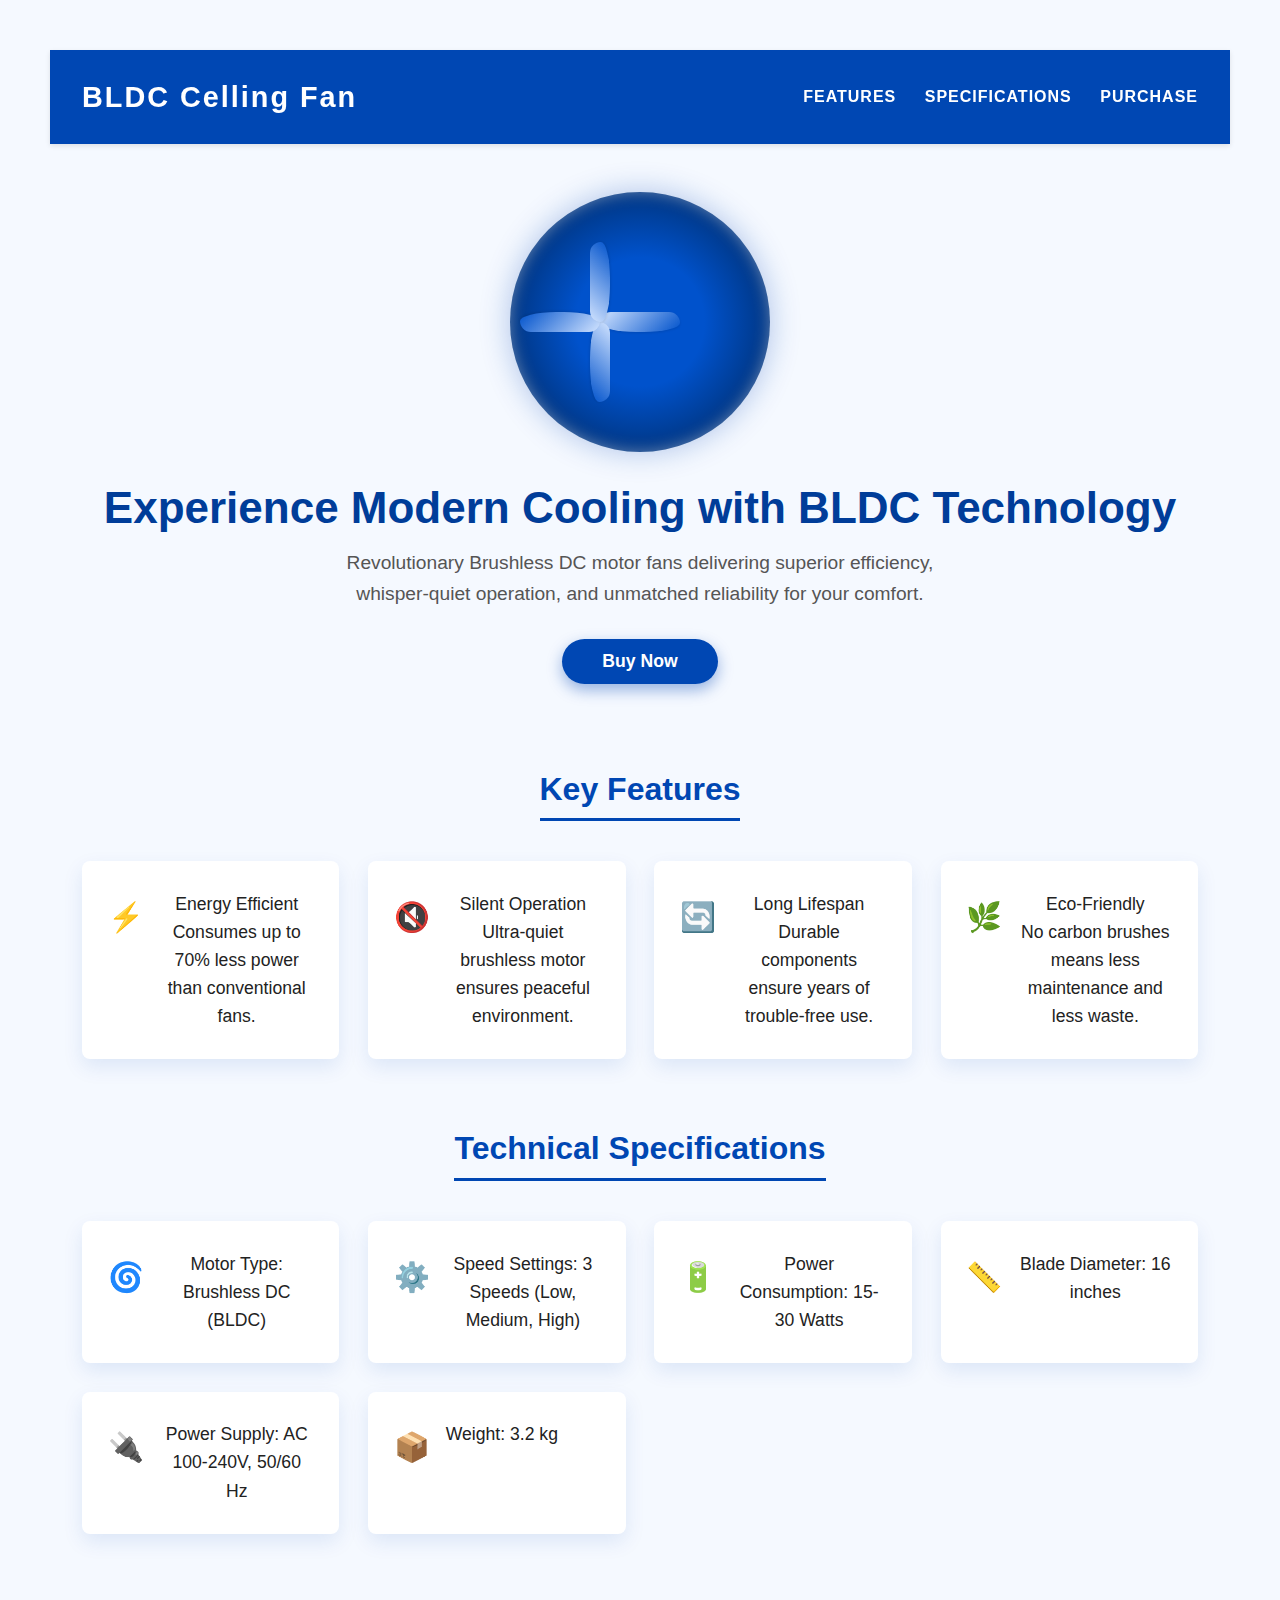
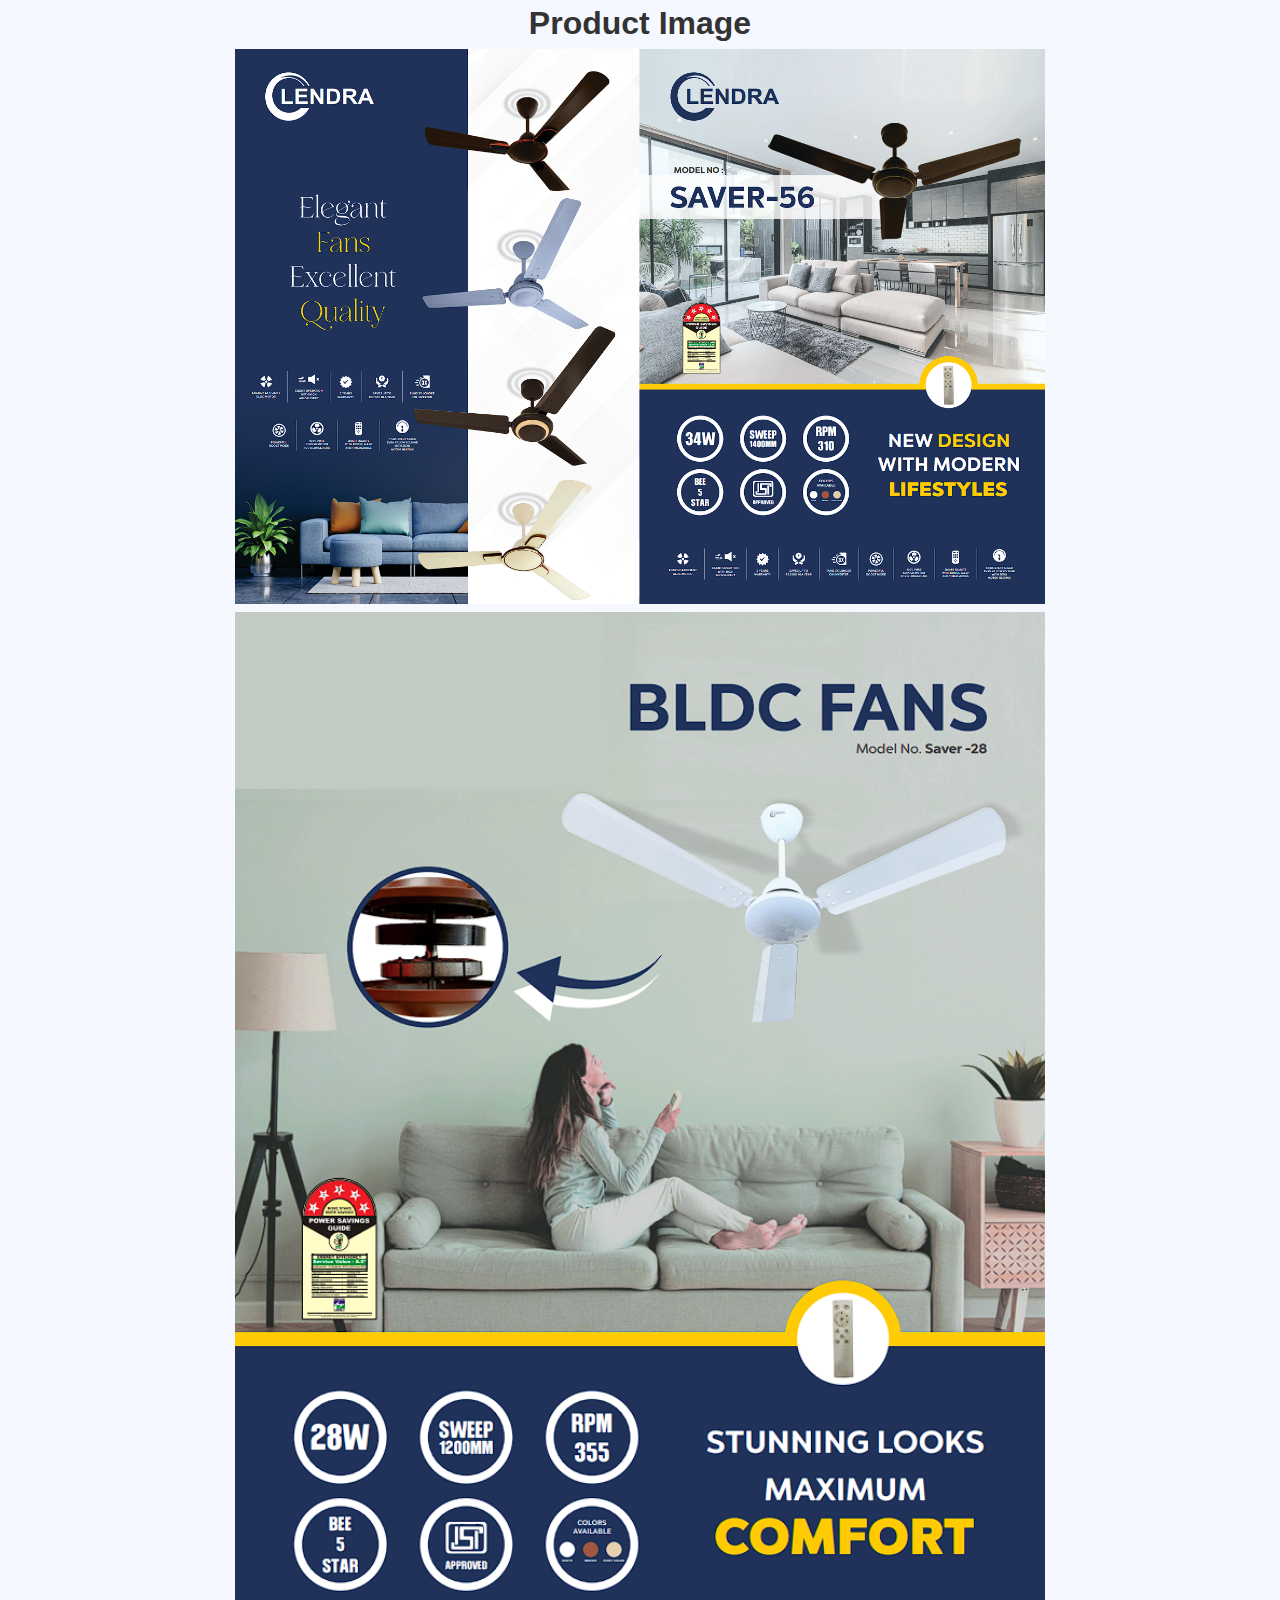
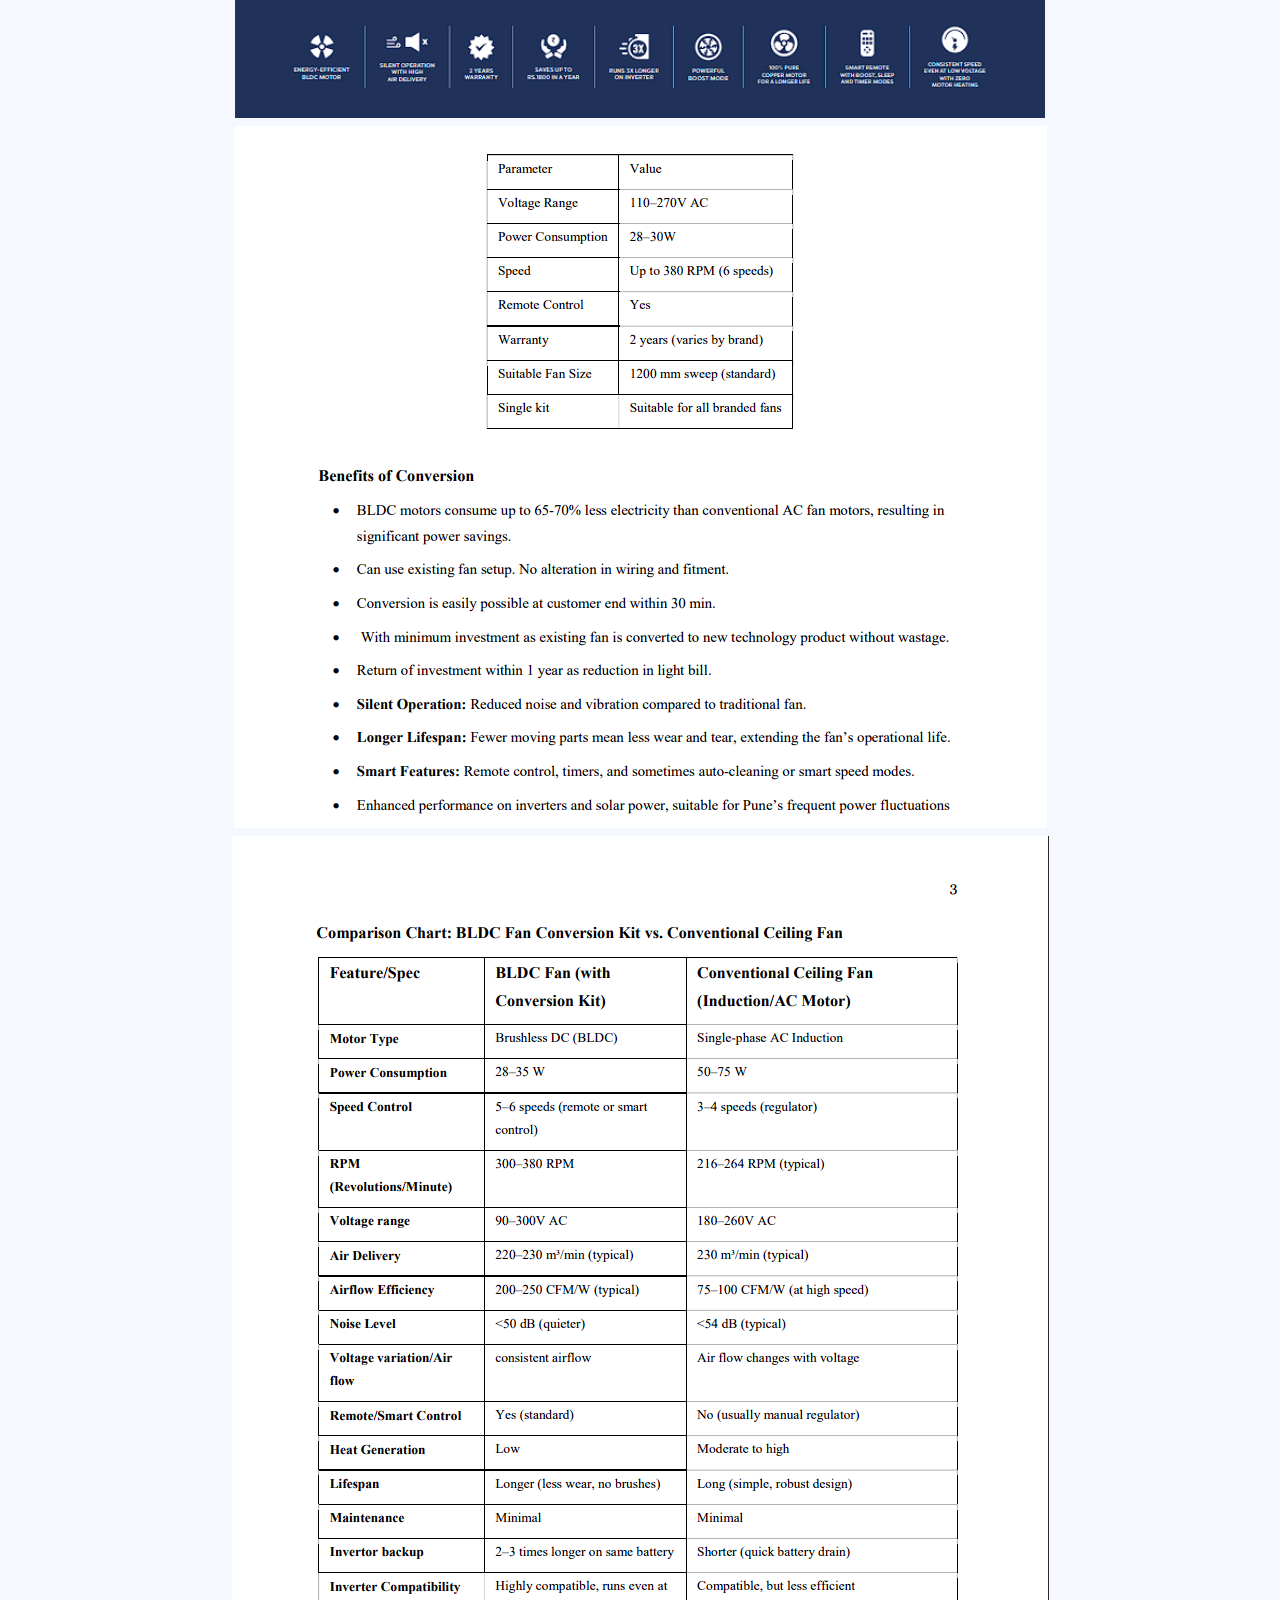
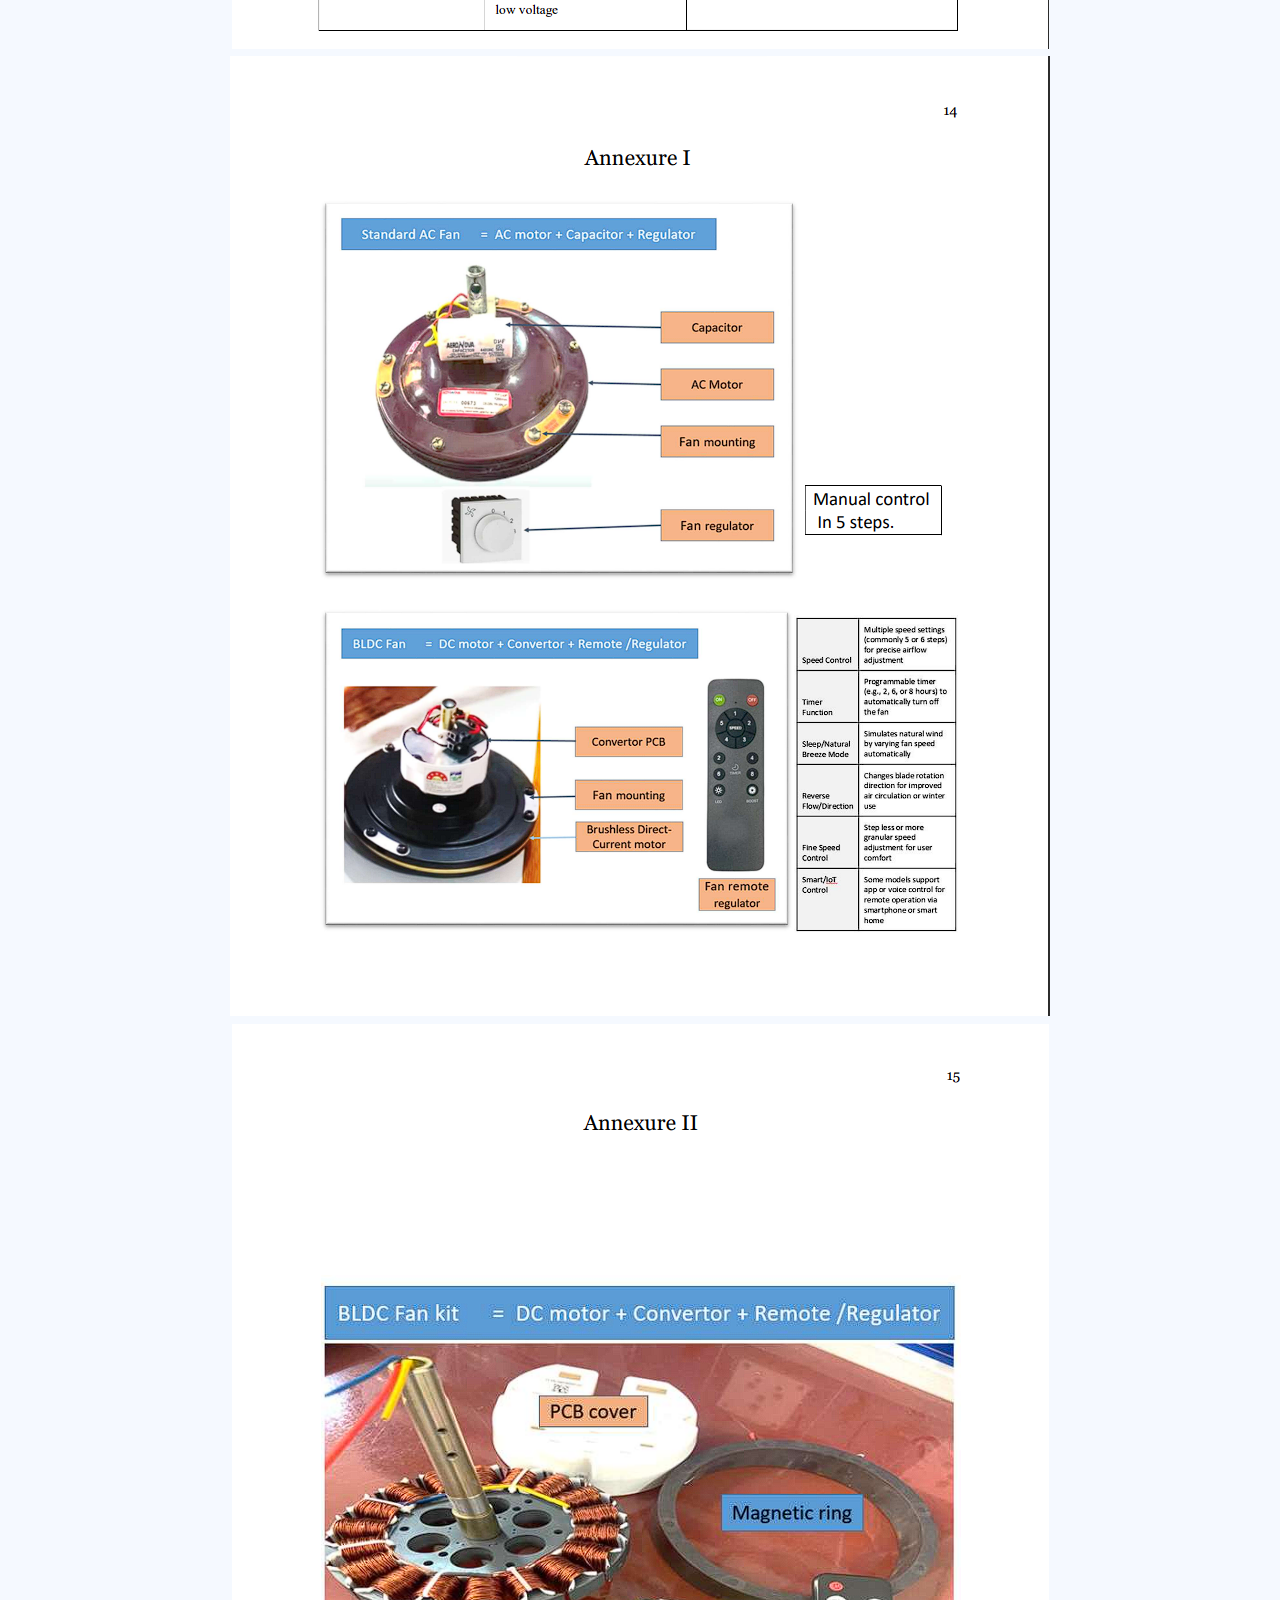
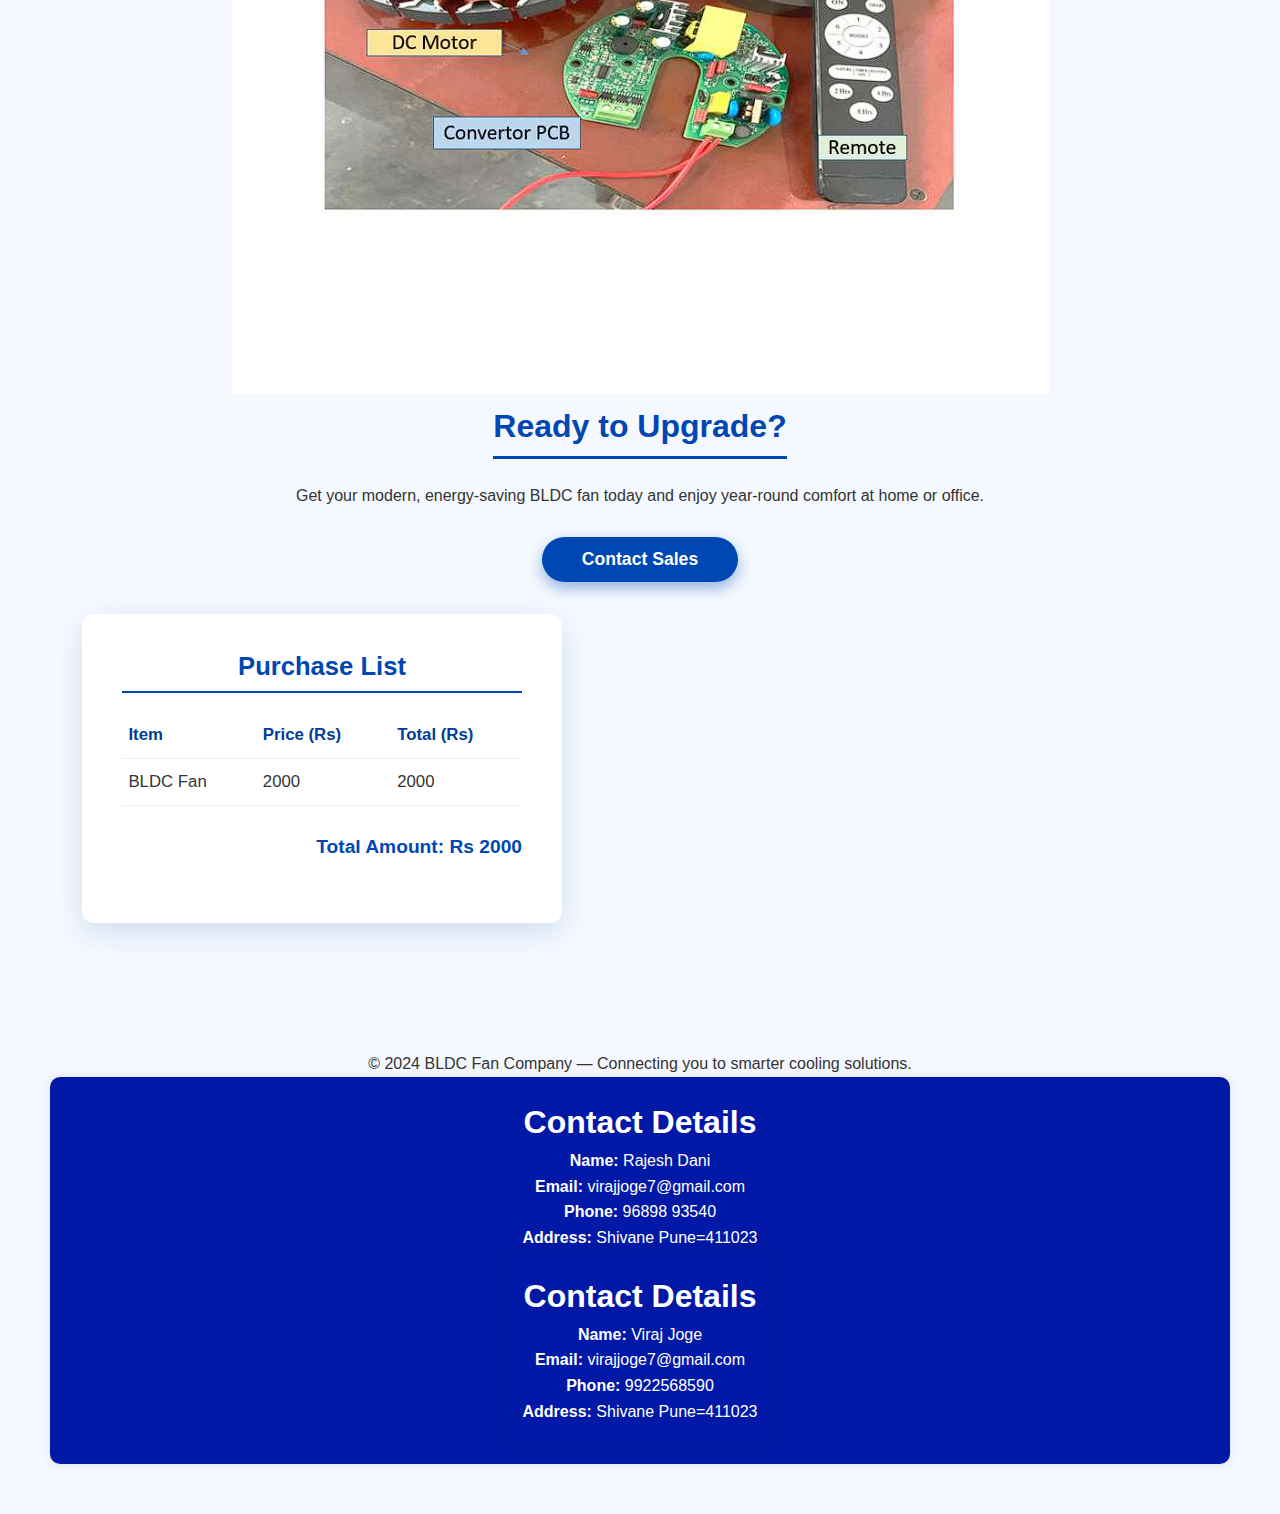
<file: index.html>
<!DOCTYPE html>
<html lang="en">
<head>
    <link rel="icon" type="image/png" href="favicon.png"/>
    <script async src="https://pagead2.googlesyndication.com/pagead/js/adsbygoogle.js?client=ca-pub-5021978819853466"
     crossorigin="anonymous"></script>
    <meta name="google-adsense-account" content="ca-pub-5021978819853466"/>
    <meta charset="UTF-8">
    <meta http-equiv="X-UA-Compatible" content="IE=edge">
    <meta name="viewport" content="width=device-width, initial-scale=1.0">
    <title>BLDC</title>
</head>
<body>
    <!DOCTYPE html>
<html lang="en">
<head>
  <meta charset="UTF-8" />
  <meta name="viewport" content="width=device-width, initial-scale=1" />
  <title>BLDC Fan - Modern, Efficient & Quiet</title>
  <link rel="stylesheet" href="Style.css">
  <link href="https://fonts.googleapis.com/css2?family=Poppins:wght@300;600&display=swap" rel="stylesheet" />
  <style>
    /* Reset & base */
    * {
      box-sizing: border-box;
      margin: 0;
      padding: 0;
    }
    
  </style>
</head>
<body>
  <header>
    <h1>BLDC Celling Fan</h1>
    <nav>
      <a href="#features">Features</a>
      <a href="#specs">Specifications</a>
      <a href="#purchase">Purchase</a>
    </nav>
  </header>
  <main>
    <section class="hero" aria-label="Overview of BLDC Fan">
      <div class="hero-text">
        <h2>Experience Modern Cooling with BLDC Technology</h2>
        <p>Revolutionary Brushless DC motor fans delivering superior efficiency, whisper-quiet operation, and unmatched reliability for your comfort.</p>
        <button class="btn-primary" onclick="alert('Thank you for your interest! Contact us at mobile number 9922568590')">Buy Now</button>
      </div>
      <div class="hero-image" aria-hidden="true">
        <div class="fan-blade"></div>
        <div class="fan-blade"></div>
        <div class="fan-blade"></div>
        <div class="fan-blade"></div>
      </div>
    </section>
    
    <section id="features" aria-labelledby="features-heading">
      <h3 id="features-heading">Key Features</h3>
      <div class="features-list">
        <div class="feature-item"><span class="icon">⚡</span><div><strong>Energy Efficient</strong><br />Consumes up to 70% less power than conventional fans.</div></div>
        <div class="feature-item"><span class="icon">🔇</span><div><strong>Silent Operation</strong><br />Ultra-quiet brushless motor ensures peaceful environment.</div></div>
        <div class="feature-item"><span class="icon">🔄</span><div><strong>Long Lifespan</strong><br />Durable components ensure years of trouble-free use.</div></div>
        <div class="feature-item"><span class="icon">🌿</span><div><strong>Eco-Friendly</strong><br />No carbon brushes means less maintenance and less waste.</div></div>
      </div>
    </section>

    <section id="specs" aria-labelledby="specs-heading">
      <h3 id="specs-heading">Technical Specifications</h3>
      <div class="specs-list">
        <div class="spec-item"><span class="icon">🌀</span><div><strong>Motor Type:</strong> Brushless DC (BLDC)</div></div>
        <div class="spec-item"><span class="icon">⚙️</span><div><strong>Speed Settings:</strong> 3 Speeds (Low, Medium, High)</div></div>
        <div class="spec-item"><span class="icon">🔋</span><div><strong>Power Consumption:</strong> 15-30 Watts</div></div>
        <div class="spec-item"><span class="icon">📏</span><div><strong>Blade Diameter:</strong> 16 inches</div></div>
        <div class="spec-item"><span class="icon">🔌</span><div><strong>Power Supply:</strong> AC 100-240V, 50/60 Hz</div></div>
        <div class="spec-item"><span class="icon">📦</span><div><strong>Weight:</strong> 3.2 kg</div></div>
      </div>
    </section>
    <h1>
      Product Image 
    </h1>
    <img src="bldc2.jpg.png" alt="Product Image" width=810>
    <img src="bldc.jpg.png" alt="Product Image" width=810>
    <img src="bldc3.jpg.png" alt="Product Image">
    <img src="bldc4jpg.png" alt="Product Image">
    <img src="bldc5.jpg.png" alt="Product Image">
    <img src="bldc6.jpg.png" alt="Product Image">
    <section id="purchase" aria-label="Purchase Section">
      <h3>Ready to Upgrade?</h3>
      <p style=margin: bottom 1.8rem;">Get your modern, energy-saving BLDC fan today and enjoy year-round comfort at home or office.</p>

      <button class="btn-primary" onclick="alert('Thank you for your interest! Contact us at mobile number 9922568590')">Contact Sales</button>

      <div id="purchase-list" aria-label="Purchase List">

        <h4>Purchase List</h4>
        <table>
          <thead>
            <tr>
              <th>Item</th>
              <th>Price (Rs)</th>
              <th>Total (Rs)</th>
            </tr>
          </thead>
          <tbody>
            <tr>
              <td>BLDC Fan</td>
              <td id="price">2000</td>
              </td>
              <td id="total">2000</td>
            </tr>
          </tbody>
        </table>
        <div id="total-amount">Total Amount: Rs <span id="final-total">2000</span></div>
        
      </div>
    </section>
  </main>
  <footer>
    &copy; 2024 BLDC Fan Company — Connecting you to smarter cooling solutions.
  </footer>
  <script>
    const price = 1500;
    const quantityInput = document.getElementById('quantity');
    const totalCell = document.getElementById('total');
    const finalTotalSpan = document.getElementById('final-total');
    const purchaseBtn = document.getElementById('purchase-btn');

    function updateTotal() {
      let qty = parseInt(quantityInput.value);
      if (isNaN(qty) || qty < 1) {
        qty = 1;
        quantityInput.value = 1;
      }
      const total = qty * price;
      totalCell.textContent = total.toLocaleString('en-IN');
      finalTotalSpan.textContent = total.toLocaleString('en-IN');
    }

    quantityInput.addEventListener('input', updateTotal);

    purchaseBtn.addEventListener('click', () => {
      const qty = quantityInput.value;
      alert(`Thank you for your purchase of ${qty} BLDC Fan(s) totaling Rs ${qty * price}. We will contact you shortly at mobile number 123456789!`);
    });

    // init total on load
    updateTotal();
  </script>
</body>
</html>

<!DOCTYPE html>
<html lang="en">
<head>
    <meta charset="UTF-8">
    <meta name="viewport" content="width=device-width, initial-scale=1.0">
    <title>Owner Information</title>
    <style>
      
    </style>
</head>
<body>
    <div class="owner-info">
        <h1>Contact Details</h1>
        <p><strong>Name:</strong> Rajesh Dani</p>
        <p><strong>Email:</strong> virajjoge7@gmail.com</p>
        <p><strong>Phone:</strong> 96898 93540</p>
        <p><strong>Address:</strong> Shivane Pune=411023</p>
        <div class="owner-info">
        <h1>Contact Details</h1>
        <p><strong>Name:</strong> Viraj Joge</p>
        <p><strong>Email:</strong> virajjoge7@gmail.com</p>
        <p><strong>Phone:</strong> 9922568590</p>
        <p><strong>Address:</strong> Shivane Pune=411023</p>
</body>
</html>
<!DOCTYPE html>
<html lang="en">
<head>
    <meta charset="UTF-8">
    <meta name="viewport" content="width=device-width, initial-scale=1.0">
    <title>BLDC Fan Background</title>
    <style>
        
    </style>
</head>
<body>
    <!DOCTYPE html>
    <html lang="en">
    <head>
        <meta charset="UTF-8">
        <meta name="viewport" content="width=device-width, initial-scale=1.0">
        <title>BLDC Fan Background</title>
        <style>
           
        </style>
    </head>
    <body>
      
    </body>
    </html>
    
</body>
</html>

</body>
</html>
</file>
<file: Style.css>
body {
  font-family: Arial, sans-serif;
  background-color: #f4f4f4;
  text-align: center;
  padding: 20px;
}
.owner-info {

  background: rgb(1, 25, 166);color: #ffffff;
  padding: 20px;
  border-radius: 10px;
  display: inline-block;
  box-shadow: 0 0 10px rgba(0,0,0,0.1);
}
body {
  font-family: Arial, sans-serif;
  background: url('bldc-fan.jpg') no-repeat center center fixed;
  background-size: cover;
  color: rgb(0, 0, 0);
  text-align: center;
  padding: 50px;
}
.content {
  background: rgba(0, 0, 0, 0.5);
  padding: 20px;
  border-radius: 10px;
  display: inline-block;
}
body {
    font-family: 'Poppins', sans-serif;
    line-height: 1.6;
    background: #f5f9ff;
    color: #333;
    display: flex;
    flex-direction: column;
    min-height: 100vh;
  }
  a {
    color: #0052cc;
    text-decoration: none;
    transition: color 0.3s ease;
  }
  a:hover {
    color: #003d99;
  }
  header {
    background: #0047b3;
    color: white;
    padding: 1.5rem 2rem;
    display: flex;
    align-items: center;
    justify-content: space-between;
    box-shadow: 0 2px 5px rgba(0,0,0,0.1);
    position: sticky;
    top: 0;
    z-index: 1000;
  }
  header h1 {
    font-weight: 600;
    font-size: 1.8rem;
    letter-spacing: 2px;
    user-select: none;
  }
  nav a {
    margin-left: 1.5rem;
    font-weight: 600;
    font-size: 1rem;
    text-transform: uppercase;
    letter-spacing: 1px;
    color: #ffffff;
  }
  main {
    flex: 1;
    padding: 3rem 2rem 4rem;
    max-width: 1200px;
    margin: 0 auto;
  }

  /* Hero Section */
  .hero {
    display: flex;
    flex-direction: column-reverse;
    align-items: center;
    text-align: center;
    gap: 2rem;
    margin-bottom: 5rem;
  }
  .hero-text h2 {
    font-size: 2.75rem;
    font-weight: 600;
    color: #003d99;
    margin-bottom: 1rem;
    line-height: 1.1;
  }
  .hero-text p {
    font-weight: 300;
    font-size: 1.2rem;
    max-width: 600px;
    margin: 0 auto;
    color: #555;
  }
  .btn-primary {
    display: inline-block;
    margin-top: 1.8rem;
    background: #0047b3;
    color: white;
    padding: 0.75rem 2.5rem;
    border-radius: 50px;
    font-weight: 600;
    font-size: 1.1rem;
    box-shadow: 0 6px 15px rgba(0,71,179,0.4);
    cursor: pointer;
    transition: background 0.3s ease;
    border: none;
  }
  .btn-primary:hover {
    background: #003d99;
    box-shadow: 0 8px 20px rgba(0,61,153,0.5);
  }
  .hero-image {
    width: 260px;
    height: 260px;
    background: radial-gradient(ellipse at center, #0052cc 35%, #002b66 85%);
    border-radius: 50%;
    position: relative;
    display: flex;
    align-items: center;
    justify-content: center;
    box-shadow: inset 0 0 15px rgba(255,255,255,0.4),
                0 0 30px rgba(0,71,179,0.3);
  }
  /* Fan blades */
  .fan-blade {
    width: 80px;
    height: 20px;
    background: linear-gradient(135deg, #d1e3ff 0%, #0052cc 100%);
    border-radius: 12px 12px 50% 50%;
    position: absolute;
    top: 50%;
    left: 50%;
    transform-origin: left center;
    filter: drop-shadow(0 1px 1px rgba(0,0,0,0.1));
    animation: spin 6s linear infinite;
  }
  .fan-blade:nth-child(1) {
    transform: translate(-50%, -50%) rotate(0deg);
    animation-delay: 0s;
  }
  .fan-blade:nth-child(2) {
    transform: translate(-50%, -50%) rotate(90deg);
    animation-delay: -1.5s;
  }
  .fan-blade:nth-child(3) {
    transform: translate(-50%, -50%) rotate(180deg);
    animation-delay: -3s;
  }
  .fan-blade:nth-child(4) {
    transform: translate(-50%, -50%) rotate(270deg);
    animation-delay: -4.5s;
  }
  @keyframes spin {
    0% { transform: translate(-50%, -50%) rotate(0deg);}
    100% { transform: translate(-50%, -50%) rotate(360deg);}
  }

  /* Sections */
  section {
    margin-bottom: 4rem;
  }
  h3 {
    color: #0047b3;
    font-weight: 600;
    font-size: 2rem;
    margin-bottom: 1.5rem;
    border-bottom: 3px solid #0047b3;
    display: inline-block;
    padding-bottom: 0.2rem;
  }
  .features-list, .specs-list {
    display: grid;
    grid-template-columns: repeat(auto-fit, minmax(250px, 1fr));
    gap: 1.8rem;
    margin-top: 1rem;
  }
  .feature-item, .spec-item {
    background: white;
    padding: 1.8rem 1.6rem;
    border-radius: 8px;
    box-shadow: 0 8px 20px rgba(0,71,179,0.1);
    font-weight: 300;
    font-size: 1.1rem;
    color: #222;
    display: flex;
    align-items: flex-start;
    gap: 1rem;
  }
  .feature-item .icon, .spec-item .icon {
    font-size: 1.8rem;
    color: #0047b3;
    flex-shrink: 0;
    margin-top: 4px;
  }

  /* Purchase List Section & styling */
  #purchase-list {
    background: white;
    padding: 2rem 2.5rem;
    border-radius: 12px;
    box-shadow: 0 10px 30px rgba(0,71,179,0.15);
    max-width: 480px;
    margin-top: 2rem;
    
  }
  #purchase-list h4 {
    color: #0047b3;
    font-size: 1.6rem;
    margin-bottom: 1.2rem;
    font-weight: 600;
    border-bottom: 2px solid #0047b3;
    padding-bottom: 0.25rem;
    user-select: none;
    
  }
  #purchase-list table {
    width: 100%;
    border-collapse: collapse;
    margin-bottom: 1.6rem;

  }
  #purchase-list th, #purchase-list td {
    text-align: left;
    padding: 0.6rem 0.4rem;
    font-weight: 300;
    font-size: 1.05rem;
    border-bottom: 1px solid #eee;
    
  }
  #purchase-list th {
    font-weight: 600;
    color: #003d99;
  }
  #purchase-list input[type="number"] {
    width: 60px;
    padding: 0.3rem 0.5rem;
    font-size: 1rem;
    border: 1px solid #ccc;
    border-radius: 6px;
    text-align: center;
    transition: border-color 0.25s ease;
  }
  #purchase-list input[type="number"]:focus {
    outline: none;
    border-color: #0047b3;
    box-shadow: 0 0 4px #0047b3;
  }
  #total-amount {
    font-weight: 600;
    font-size: 1.2rem;
    text-align: right;
    margin-bottom: 1.8rem;
    color: #0047b3;
    user-select: none;
  }

  

 body {
    min-width: 1024px; /* Matches the viewport width */
    margin: 0;
    padding: 50px;
    font-family: Arial, sans-serif;
}

.container {
    width: 980px; /* Example width for your main content */
    margin: 0 auto; /* Centers the container */
    border: 1px solid #ccc;
    padding: 20px;
    background-color: #f9f9f9;
}
</file>
